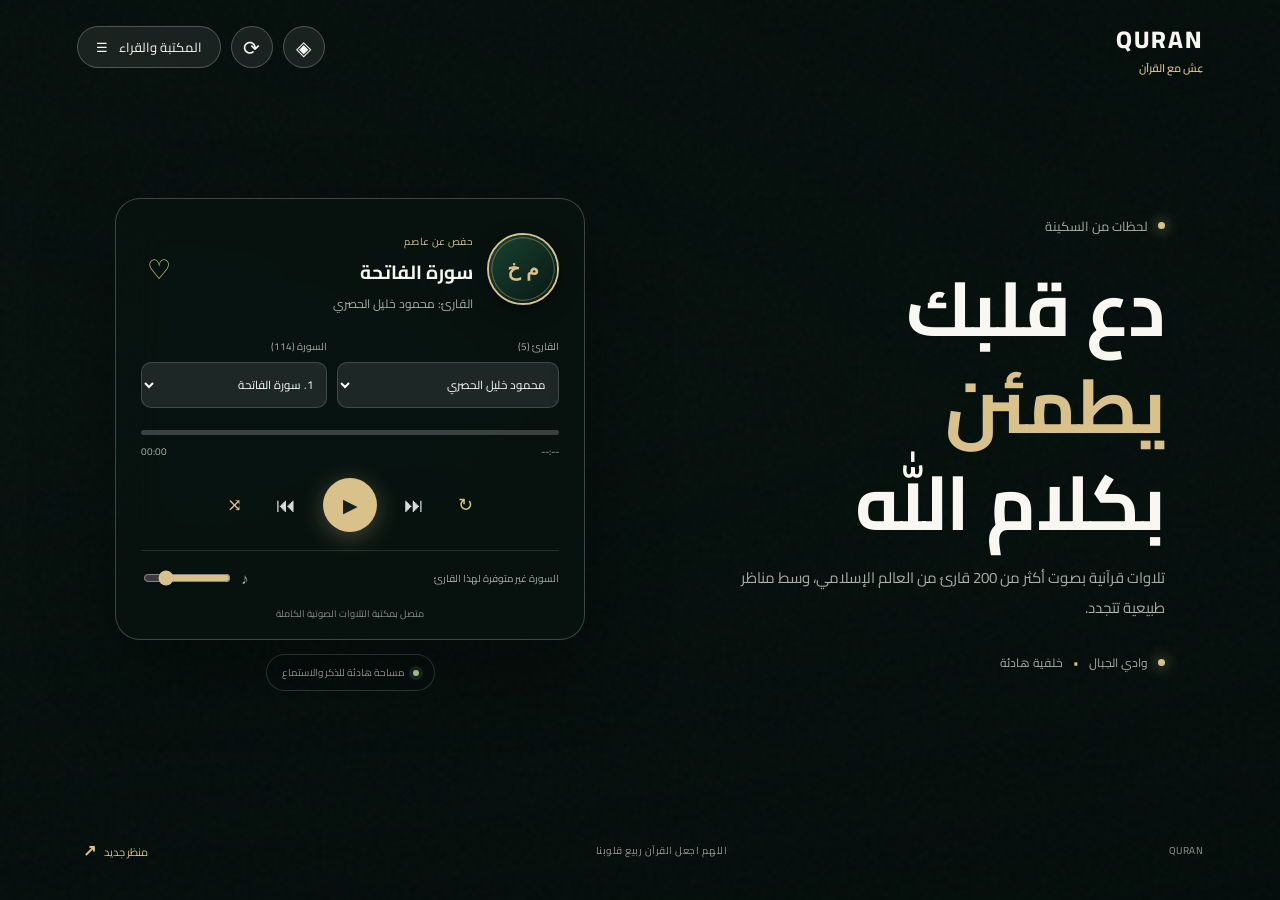
<file: index.html>
<!DOCTYPE html>
<html lang="ar" dir="rtl">
<head>
  <meta charset="UTF-8">
  <meta name="viewport" content="width=device-width, initial-scale=1.0">
  <meta name="theme-color" content="#07130f">
  <title>QURAN | عش مع القرآن</title>
  <link rel="preconnect" href="https://fonts.googleapis.com">
  <link rel="preconnect" href="https://fonts.gstatic.com" crossorigin>
  <link href="https://fonts.googleapis.com/css2?family=Cairo:wght@400;500;600;700;800&display=swap" rel="stylesheet">
  <link rel="stylesheet" href="style.css">
</head>
<body>
  <div class="background" id="background"></div>
  <div class="background-shade"></div>
  <div class="grain"></div>

  <header class="topbar">
    <a class="brand" href="#" aria-label="Quran home">
      <span>QURAN<small>عِش مع القرآن</small></span>
    </a>
    <div class="top-actions">
      <button class="icon-btn" id="changeScene" title="تغيير الخلفية" aria-label="تغيير الخلفية">◈</button>
      <button class="icon-btn" id="autoScene" title="التغيير التلقائي" aria-label="التغيير التلقائي">⟳</button>
      <button class="menu-btn" id="openLibrary">المكتبة والقراء <span>☰</span></button>
    </div>
  </header>

  <main class="main">
    <section class="intro">
      <div class="eyebrow"><span></span> لحظات من السكينة</div>
      <h1>دع قلبك <em>يطمئن</em><br>بكلام الله</h1>
      <p>تلاوات قرآنية بصوت أكثر من 200 قارئ من العالم الإسلامي، وسط مناظر طبيعية تتجدد.</p>
      <div class="scene-label"><span class="scene-dot"></span><span id="sceneName">وادي الجبال</span><span class="scene-separator">•</span><span>خلفية هادئة</span></div>
    </section>

    <section class="player-wrap" aria-label="مشغل القرآن">
      <div class="player-card">
        <div class="player-top">
          <div class="surah-art" id="reciterAvatarWrap">
            <img id="reciterPhoto" alt="صورة القارئ">
          </div>
          <div class="track-info">
            <span class="mini-label" id="riwayaLabel">حفص عن عاصم</span>
            <h2 id="surahTitle">سورة الفاتحة</h2>
            <p id="reciterTitle">القارئ: محمود خليل الحصري</p>
          </div>
          <button class="favorite" id="favorite" aria-label="إضافة للمفضلة">♡</button>
        </div>

        <div class="selectors">
          <label>القارئ (<span id="reciterCountBadge">300</span>)
            <select id="reciterSelect">
              <option value="">جاري تحميل القراء...</option>
            </select>
          </label>
          <label>السورة (114)
            <select id="surahSelect">
              <option value="1">1. الفاتحة</option>
            </select>
          </label>
        </div>

        <div class="progress-area">
          <div class="progress-track" id="progressTrack"><div class="progress-fill" id="progressFill"></div></div>
          <div class="time-row"><span id="currentTime">00:00</span><span id="duration">00:00</span></div>
        </div>

        <div class="controls">
          <button class="control-btn secondary" id="shuffle" title="خلفية عشوائية">⤨</button>
          <button class="control-btn" id="previous" title="السورة السابقة">⏮</button>
          <button class="play-btn" id="playButton" aria-label="تشغيل">▶</button>
          <button class="control-btn" id="next" title="السورة التالية">⏭</button>
          <button class="control-btn secondary" id="repeat" title="تكرار السورة">↻</button>
        </div>
        <div class="player-footer">
          <span id="audioStatus">جاهز للاستماع</span>
          <div class="volume"><span>♪</span><input id="volume" type="range" min="0" max="100" value="80" aria-label="مستوى الصوت"></div>
        </div>
        <div class="demo-note" id="statusNote">متصل بمكتبة التلاوات الصوتية الكاملة</div>
      </div>
      <div class="ambient-chip"><span class="pulse"></span> مساحة هادئة للذكر والاستماع</div>
    </section>
  </main>

  <footer class="bottom">
    <span>QURAN</span>
    <span>اللهم اجعل القرآن ربيع قلوبنا</span>
    <button id="nextScene">منظر جديد <b>↗</b></button>
  </footer>

  <aside class="library" id="library" aria-hidden="true">
    <div class="library-head">
      <div>
        <span class="mini-label">QURAN LIBRARY</span>
        <h2>القراء (<span id="libTotalCount">300</span>)</h2>
      </div>
      <button class="icon-btn" id="closeLibrary">✕</button>
    </div>

    <div class="library-search">
      <input type="search" id="reciterSearch" placeholder="ابحث عن اسم القارئ أو الرواية..." autocomplete="off">
    </div>

    <div class="reciters-grid" id="recitersGrid"></div>

    <button class="library-action" id="libraryChangeScene">غيّر الأجواء والخلفية</button>
  </aside>
  <div class="overlay" id="overlay"></div>

  <audio id="quranAudio" preload="none"></audio>
  <script src="app.js"></script>
</body>
</html>
</file>
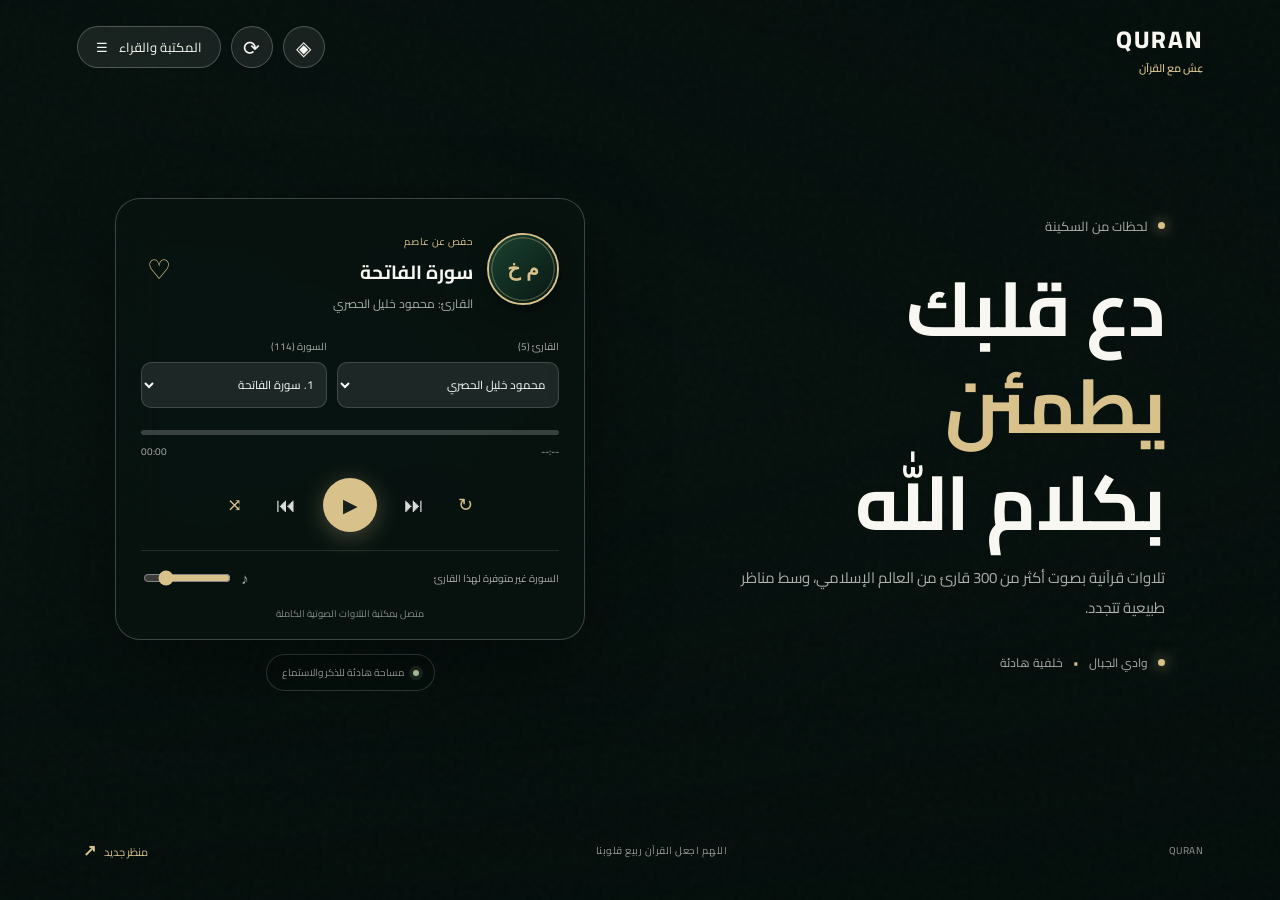
<file: index-v6.html>
<!DOCTYPE html>
<html lang="ar" dir="rtl">
<head>
  <meta charset="UTF-8">
  <meta name="viewport" content="width=device-width, initial-scale=1.0">
  <meta name="theme-color" content="#07130f">
  <title>QURAN | عش مع القرآن</title>
  <link rel="preconnect" href="https://fonts.googleapis.com">
  <link rel="preconnect" href="https://fonts.gstatic.com" crossorigin>
  <link href="https://fonts.googleapis.com/css2?family=Cairo:wght@400;500;600;700;800&display=swap" rel="stylesheet">
  <link rel="stylesheet" href="style.css">
</head>
<body>
  <div class="background" id="background"></div>
  <div class="background-shade"></div>
  <div class="grain"></div>

  <header class="topbar">
    <a class="brand" href="#" aria-label="Quran home">
      <span>QURAN<small>عِش مع القرآن</small></span>
    </a>
    <div class="top-actions">
      <button class="icon-btn" id="changeScene" title="تغيير الخلفية" aria-label="تغيير الخلفية">◈</button>
      <button class="icon-btn" id="autoScene" title="التغيير التلقائي" aria-label="التغيير التلقائي">⟳</button>
      <button class="menu-btn" id="openLibrary">المكتبة والقراء <span>☰</span></button>
    </div>
  </header>

  <main class="main">
    <section class="intro">
      <div class="eyebrow"><span></span> لحظات من السكينة</div>
      <h1>دع قلبك <em>يطمئن</em><br>بكلام الله</h1>
      <p>تلاوات قرآنية بصوت أكثر من 300 قارئ من العالم الإسلامي، وسط مناظر طبيعية تتجدد.</p>
      <div class="scene-label"><span class="scene-dot"></span><span id="sceneName">وادي الجبال</span><span class="scene-separator">•</span><span>خلفية هادئة</span></div>
    </section>

    <section class="player-wrap" aria-label="مشغل القرآن">
      <div class="player-card">
        <div class="player-top">
          <div class="surah-art" id="reciterAvatarWrap">
            <img id="reciterPhoto" alt="صورة القارئ">
          </div>
          <div class="track-info">
            <span class="mini-label" id="riwayaLabel">حفص عن عاصم</span>
            <h2 id="surahTitle">سورة الفاتحة</h2>
            <p id="reciterTitle">القارئ: محمود خليل الحصري</p>
          </div>
          <button class="favorite" id="favorite" aria-label="إضافة للمفضلة">♡</button>
        </div>

        <div class="selectors">
          <label>القارئ (<span id="reciterCountBadge">300</span>)
            <select id="reciterSelect">
              <option value="">جاري تحميل القراء...</option>
            </select>
          </label>
          <label>السورة (114)
            <select id="surahSelect">
              <option value="1">1. الفاتحة</option>
            </select>
          </label>
        </div>

        <div class="progress-area">
          <div class="progress-track" id="progressTrack"><div class="progress-fill" id="progressFill"></div></div>
          <div class="time-row"><span id="currentTime">00:00</span><span id="duration">00:00</span></div>
        </div>

        <div class="controls">
          <button class="control-btn secondary" id="shuffle" title="خلفية عشوائية">⤨</button>
          <button class="control-btn" id="previous" title="السورة السابقة">⏮</button>
          <button class="play-btn" id="playButton" aria-label="تشغيل">▶</button>
          <button class="control-btn" id="next" title="السورة التالية">⏭</button>
          <button class="control-btn secondary" id="repeat" title="تكرار السورة">↻</button>
        </div>
        <div class="player-footer">
          <span id="audioStatus">جاهز للاستماع</span>
          <div class="volume"><span>♪</span><input id="volume" type="range" min="0" max="100" value="80" aria-label="مستوى الصوت"></div>
        </div>
        <div class="demo-note" id="statusNote">متصل بمكتبة التلاوات الصوتية الكاملة</div>
      </div>
      <div class="ambient-chip"><span class="pulse"></span> مساحة هادئة للذكر والاستماع</div>
    </section>
  </main>

  <footer class="bottom">
    <span>QURAN</span>
    <span>اللهم اجعل القرآن ربيع قلوبنا</span>
    <button id="nextScene">منظر جديد <b>↗</b></button>
  </footer>

  <aside class="library" id="library" aria-hidden="true">
    <div class="library-head">
      <div>
        <span class="mini-label">QURAN LIBRARY</span>
        <h2>القراء (<span id="libTotalCount">300</span>)</h2>
      </div>
      <button class="icon-btn" id="closeLibrary">✕</button>
    </div>

    <div class="library-search">
      <input type="search" id="reciterSearch" placeholder="ابحث عن اسم القارئ أو الرواية..." autocomplete="off">
    </div>

    <div class="reciters-grid" id="recitersGrid"></div>

    <button class="library-action" id="libraryChangeScene">غيّر الأجواء والخلفية</button>
  </aside>
  <div class="overlay" id="overlay"></div>

  <audio id="quranAudio" preload="none"></audio>
  <script src="app.js"></script>
</body>
</html>
</file>
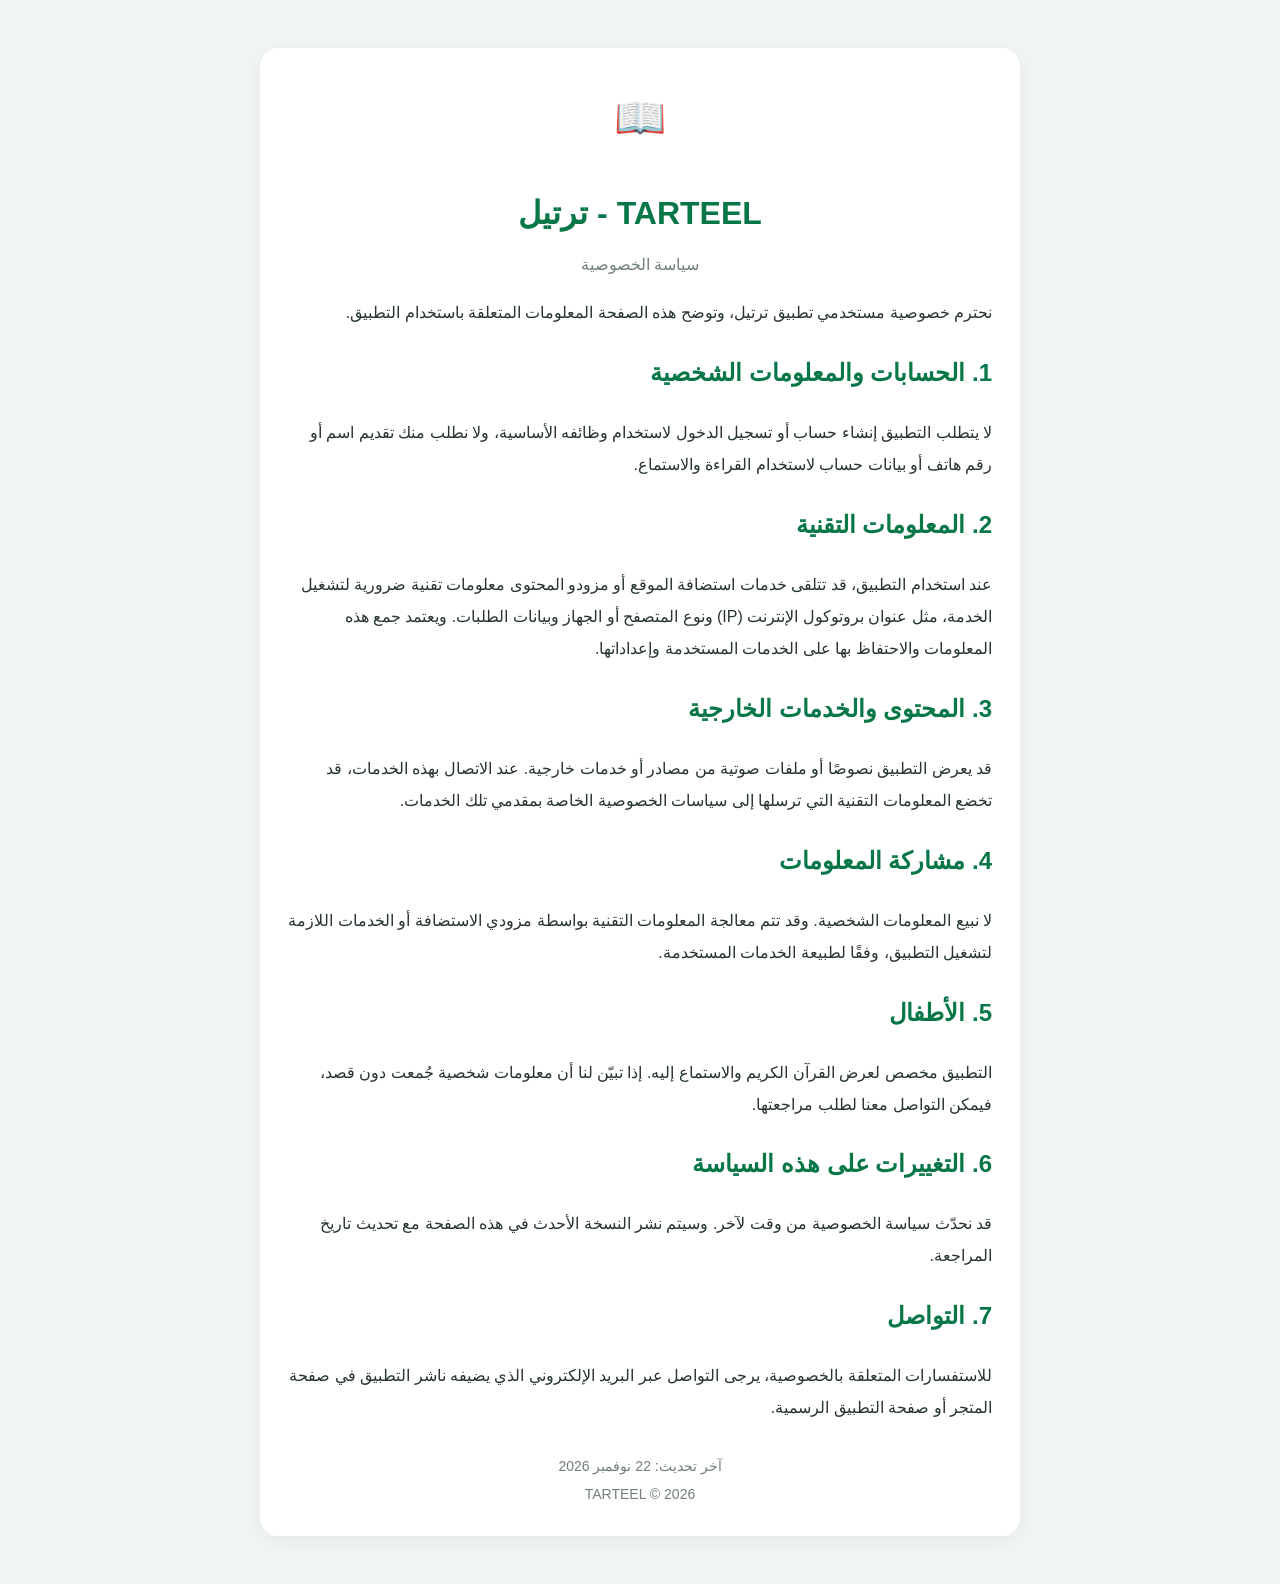
<file: privacy-policy.html>
<!DOCTYPE html>
<html lang="ar" dir="rtl">
<head>
  <meta charset="UTF-8">
  <meta name="viewport" content="width=device-width, initial-scale=1.0">
  <meta name="description" content="سياسة الخصوصية لتطبيق ترتيل للقرآن الكريم">
  <title>سياسة الخصوصية - TARTEEL | ترتيل</title>
  <style>
    * { box-sizing: border-box; }
    body {
      margin: 0; padding: 24px 16px;
      background: #f3f7f3; color: #26352d;
      font-family: Arial, sans-serif; line-height: 2;
    }
    main {
      max-width: 760px; margin: 24px auto; padding: 28px;
      background: #fff; border-radius: 18px;
      box-shadow: 0 5px 24px rgba(0,0,0,.07);
    }
    h1, h2 { color: #087747; }
    h1 { text-align: center; margin-bottom: 4px; }
    .logo { text-align: center; font-size: 42px; }
    .subtitle { text-align: center; color: #718078; margin-top: 0; }
    footer { text-align: center; color: #718078; margin-top: 28px; font-size: 14px; }
    @media (max-width: 480px) { main { padding: 20px; } }
  </style>
</head>
<body>
<main>
  <div class="logo" aria-hidden="true">📖</div>
  <h1>TARTEEL - ترتيل</h1>
  <p class="subtitle">سياسة الخصوصية</p>

  <p>نحترم خصوصية مستخدمي تطبيق ترتيل، وتوضح هذه الصفحة المعلومات المتعلقة باستخدام التطبيق.</p>

  <h2>1. الحسابات والمعلومات الشخصية</h2>
  <p>لا يتطلب التطبيق إنشاء حساب أو تسجيل الدخول لاستخدام وظائفه الأساسية، ولا نطلب منك تقديم اسم أو رقم هاتف أو بيانات حساب لاستخدام القراءة والاستماع.</p>

  <h2>2. المعلومات التقنية</h2>
  <p>عند استخدام التطبيق، قد تتلقى خدمات استضافة الموقع أو مزودو المحتوى معلومات تقنية ضرورية لتشغيل الخدمة، مثل عنوان بروتوكول الإنترنت (IP) ونوع المتصفح أو الجهاز وبيانات الطلبات. ويعتمد جمع هذه المعلومات والاحتفاظ بها على الخدمات المستخدمة وإعداداتها.</p>

  <h2>3. المحتوى والخدمات الخارجية</h2>
  <p>قد يعرض التطبيق نصوصًا أو ملفات صوتية من مصادر أو خدمات خارجية. عند الاتصال بهذه الخدمات، قد تخضع المعلومات التقنية التي ترسلها إلى سياسات الخصوصية الخاصة بمقدمي تلك الخدمات.</p>

  <h2>4. مشاركة المعلومات</h2>
  <p>لا نبيع المعلومات الشخصية. وقد تتم معالجة المعلومات التقنية بواسطة مزودي الاستضافة أو الخدمات اللازمة لتشغيل التطبيق، وفقًا لطبيعة الخدمات المستخدمة.</p>

  <h2>5. الأطفال</h2>
  <p>التطبيق مخصص لعرض القرآن الكريم والاستماع إليه. إذا تبيّن لنا أن معلومات شخصية جُمعت دون قصد، فيمكن التواصل معنا لطلب مراجعتها.</p>

  <h2>6. التغييرات على هذه السياسة</h2>
  <p>قد نحدّث سياسة الخصوصية من وقت لآخر. وسيتم نشر النسخة الأحدث في هذه الصفحة مع تحديث تاريخ المراجعة.</p>

  <h2>7. التواصل</h2>
  <p>للاستفسارات المتعلقة بالخصوصية، يرجى التواصل عبر البريد الإلكتروني الذي يضيفه ناشر التطبيق في صفحة المتجر أو صفحة التطبيق الرسمية.</p>

  <footer>
    آخر تحديث: 22 نوفمبر 2026<br>
    TARTEEL © 2026
  </footer>
</main>
</body>
</html>
</file>
<file: style.css>
*{box-sizing:border-box}
:root{--gold:#d8c18a;--white:#f8f7f1;--muted:rgba(248,247,241,.68);--glass:rgba(8,20,17,.65)}
html,body{margin:0;min-height:100%;font-family:"Cairo",sans-serif;color:var(--white);background:#07130f}
body{min-height:100vh;overflow-x:hidden}
button,select,input{font:inherit}
button{cursor:pointer;color:inherit}

.background{position:fixed;inset:0;z-index:0;background-size:cover;background-position:center;transform:scale(1.035);transition:opacity .8s ease,background-image .8s ease}
.background-shade{position:fixed;inset:0;z-index:1;background:linear-gradient(90deg,rgba(3,12,10,.32),rgba(3,12,10,.65)),linear-gradient(0deg,rgba(3,12,10,.75),transparent 55%,rgba(3,12,10,.38))}
.grain{position:fixed;inset:0;z-index:2;pointer-events:none;opacity:.09;background-image:url("data:image/svg+xml,%3Csvg viewBox='0 0 180 180' xmlns='http://www.w3.org/2000/svg'%3E%3Cfilter id='n'%3E%3CfeTurbulence type='fractalNoise' baseFrequency='.8' numOctaves='4' stitchTiles='stitch'/%3E%3C/filter%3E%3Crect width='100%25' height='100%25' filter='url(%23n)' opacity='.3'/%3E%3C/svg%3E")}

.topbar,.main,.bottom{position:relative;z-index:3}
.topbar{height:94px;padding:22px clamp(20px,6vw,88px);display:flex;align-items:center;justify-content:space-between}
.brand{display:flex;align-items:center;text-decoration:none;color:var(--white);font-size:24px;font-weight:800;letter-spacing:2px}
.brand small{display:block;font-size:11px;letter-spacing:0;color:var(--gold);font-weight:600;margin-top:-4px}
.top-actions{display:flex;align-items:center;gap:10px}
.icon-btn,.menu-btn{border:1px solid rgba(255,255,255,.24);background:rgba(255,255,255,.08);backdrop-filter:blur(12px);border-radius:50%;width:42px;height:42px;font-size:20px;transition:.25s}
.icon-btn:hover,.menu-btn:hover{border-color:var(--gold);background:rgba(216,193,138,.15)}
.menu-btn{width:auto;border-radius:30px;padding:0 18px;font-size:13px}
.menu-btn span{margin-right:8px}

.main{min-height:calc(100vh - 160px);display:grid;grid-template-columns:1fr minmax(330px,470px);align-items:center;gap:7vw;padding:30px clamp(20px,9vw,140px) 70px}
.intro{max-width:560px}
.eyebrow,.scene-label{display:flex;align-items:center;gap:10px;color:var(--muted);font-size:13px}
.eyebrow span,.scene-dot{width:7px;height:7px;border-radius:50%;background:var(--gold);box-shadow:0 0 14px var(--gold)}
h1{font-size:clamp(42px,6vw,76px);line-height:1.28;margin:22px 0 12px;font-weight:700;letter-spacing:-1px}
h1 em{font-style:normal;color:var(--gold)}
.intro>p{font-size:15px;color:var(--muted);line-height:2;max-width:440px;margin:0 0 28px}
.scene-label{font-size:12px}
.scene-separator{color:var(--gold)}

.player-wrap{width:100%;max-width:470px;justify-self:end}
.player-card{padding:25px 25px 17px;border:1px solid rgba(255,255,255,.22);border-radius:25px;background:var(--glass);backdrop-filter:blur(24px);box-shadow:0 25px 80px rgba(0,0,0,.35)}
.player-top{display:flex;align-items:center;gap:14px}

.surah-art{width:72px;height:72px;min-width:72px;min-height:72px;flex-shrink:0;border-radius:50%;background:#122e25;border:2px solid var(--gold);overflow:hidden;box-shadow:0 6px 20px rgba(0,0,0,.45);display:block}
.surah-art img{width:100%;height:100%;object-fit:cover;object-position:center top;display:block}

.track-info{flex:1;min-width:0}
.mini-label{font-size:10px;color:var(--gold);letter-spacing:.4px}
.track-info h2{font-size:19px;margin:0;font-weight:700;white-space:nowrap;overflow:hidden;text-overflow:ellipsis}
.track-info p{font-size:12px;color:var(--muted);margin:2px 0 0;white-space:nowrap;overflow:hidden;text-overflow:ellipsis}
.favorite{border:0;background:transparent;font-size:27px;color:var(--gold)}
.favorite.active{color:#f0c7a8}

.selectors{display:grid;grid-template-columns:1.2fr 1fr;gap:10px;margin:22px 0}
.selectors label{font-size:10px;color:var(--muted)}
select{display:block;width:100%;margin-top:6px;padding:10px 9px;color:white;background:rgba(255,255,255,.09);border:1px solid rgba(255,255,255,.16);border-radius:10px;outline:none;font-size:11.5px}
select:focus{border-color:var(--gold)}
select option{background:#10231d;color:#fff}

.progress-area{margin-top:8px}
.progress-track{height:5px;background:rgba(255,255,255,.2);border-radius:9px;overflow:hidden;cursor:pointer}
.progress-fill{height:100%;width:0;background:var(--gold);border-radius:9px;transition:width .15s linear}
.time-row{display:flex;justify-content:space-between;font-size:10px;color:var(--muted);margin-top:7px;direction:ltr}

.controls{display:flex;align-items:center;justify-content:center;gap:20px;margin:17px 0 18px;direction:ltr}
.control-btn,.play-btn{border:0;background:transparent}
.control-btn{font-size:20px;color:rgba(255,255,255,.85);padding:7px;transition:.2s}
.control-btn:hover{color:var(--gold)}
.control-btn.secondary{color:var(--gold);font-size:18px}
.control-btn.active-repeat{background:rgba(216,193,138,.2);border-radius:50%}
.play-btn{width:54px;height:54px;border-radius:50%;background:var(--gold);color:#142019;font-size:19px;box-shadow:0 5px 25px rgba(216,193,138,.3);transition:transform .2s}
.play-btn:active{transform:scale(.94)}

.player-footer{display:flex;justify-content:space-between;align-items:center;border-top:1px solid rgba(255,255,255,.12);padding-top:13px;font-size:10px;color:var(--muted)}
.volume{display:flex;align-items:center;gap:8px;font-size:15px}
input[type=range]{width:88px;accent-color:var(--gold)}
.demo-note{font-size:9.5px;color:rgba(255,255,255,.52);text-align:center;margin-top:12px}

.ambient-chip{display:table;margin:14px auto 0;padding:8px 15px;border:1px solid rgba(255,255,255,.18);border-radius:30px;background:rgba(5,15,12,.35);font-size:10px;color:var(--muted)}
.pulse{display:inline-block;width:6px;height:6px;border-radius:50%;background:#b9d8a9;margin-left:7px;box-shadow:0 0 0 4px rgba(185,216,169,.13)}

.bottom{padding:0 clamp(20px,6vw,88px) 24px;display:flex;align-items:center;justify-content:space-between;color:rgba(255,255,255,.58);font-size:10px;letter-spacing:.5px}
.bottom button{background:transparent;border:0;color:var(--gold);font-size:11px}
.bottom button b{font-size:16px;margin-right:6px}

.library{position:fixed;z-index:8;top:0;bottom:0;left:0;width:min(440px,92vw);padding:22px;background:rgba(7,19,15,.97);backdrop-filter:blur(25px);border-right:1px solid rgba(255,255,255,.16);transform:translateX(-105%);transition:transform .35s ease;display:flex;flex-direction:column}
.library.open{transform:translateX(0)}
.library-head{display:flex;justify-content:space-between;align-items:center;margin-bottom:12px}
.library h2{margin:2px 0;font-size:22px}
.library-search input{width:100%;padding:10px 14px;border-radius:12px;border:1px solid rgba(216,193,138,.35);background:rgba(255,255,255,.07);color:#fff;font-size:12px;outline:none;margin-bottom:14px}
.library-search input::placeholder{color:rgba(255,255,255,.45)}

.reciters-grid{flex:1;overflow-y:auto;display:grid;grid-template-columns:repeat(2,1fr);gap:10px;padding-left:4px}
.reciters-grid::-webkit-scrollbar{width:5px}
.reciters-grid::-webkit-scrollbar-thumb{background:rgba(216,193,138,.35);border-radius:10px}

.reciter-card{display:flex;flex-direction:column;align-items:center;text-align:center;padding:12px 8px;border-radius:16px;border:1px solid rgba(255,255,255,.12);background:rgba(255,255,255,.04);transition:.2s}
.reciter-card:hover{border-color:var(--gold);background:rgba(216,193,138,.12);transform:translateY(-2px)}
.reciter-card.active{border-color:var(--gold);background:rgba(216,193,138,.2)}
.reciter-card img{width:72px;height:72px;min-width:72px;min-height:72px;border-radius:50%;object-fit:cover;object-position:center top;border:2px solid var(--gold);margin-bottom:8px;background:#122e25;display:block}
.reciter-card strong{font-size:12px;font-weight:700;line-height:1.35;color:var(--white);display:-webkit-box;-webkit-line-clamp:2;-webkit-box-orient:vertical;overflow:hidden}
.reciter-card span{font-size:10px;color:var(--gold);margin-top:4px;opacity:.85}

.library-action{margin-top:14px;width:100%;padding:12px;border-radius:12px;border:1px solid rgba(216,193,138,.5);background:rgba(216,193,138,.14);color:var(--gold);font-weight:600}
.overlay{position:fixed;inset:0;z-index:7;background:rgba(0,0,0,.5);opacity:0;visibility:hidden;transition:.3s}
.overlay.show{opacity:1;visibility:visible}

@media(max-width:850px){.main{grid-template-columns:1fr;gap:38px;padding-top:42px}.intro{max-width:600px}.player-wrap{justify-self:center}.intro{text-align:center;margin:auto}.intro>p{margin-left:auto;margin-right:auto}.eyebrow,.scene-label{justify-content:center}h1{font-size:clamp(43px,10vw,65px)}}
@media(max-width:480px){.topbar{height:76px;padding:15px 18px}.brand{font-size:20px}.top-actions{gap:6px}.icon-btn{width:36px;height:36px;font-size:17px}.menu-btn{padding:0 12px;height:36px;font-size:11px}.main{padding:28px 17px 45px;gap:30px}.player-card{padding:20px 17px 15px;border-radius:21px}.selectors{gap:7px}.selectors select{font-size:10.5px}.controls{gap:13px}.bottom{padding:0 18px 18px}.bottom span:nth-child(2){display:none}}
</file>
